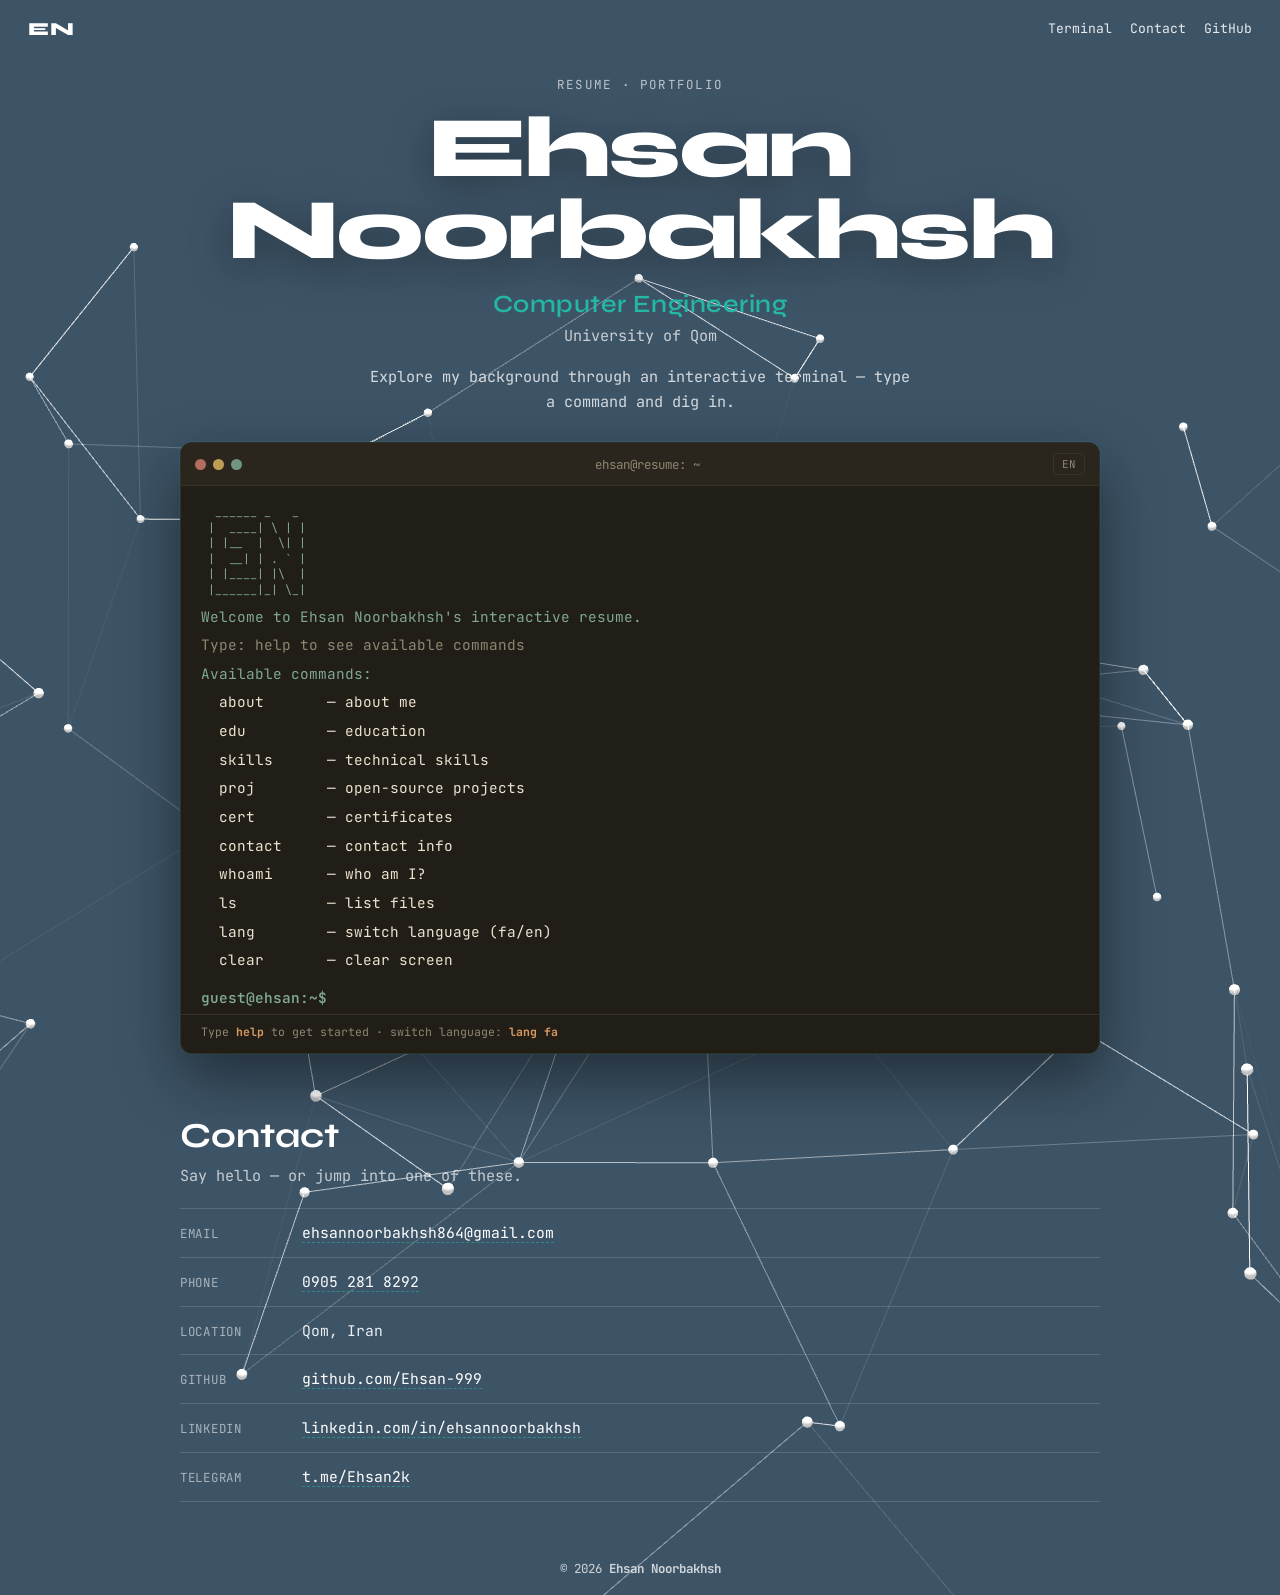
<file: index.html>
<!DOCTYPE html>
<html lang="en">

<head>
  <meta charset="utf-8">
  <meta content="width=device-width, initial-scale=1.0" name="viewport">
  <title>Ehsan Noorbakhsh — Resume</title>
  <meta name="description" content="Interactive terminal resume of Ehsan Noorbakhsh, Computer Engineering student.">
  <meta name="keywords" content="Ehsan Noorbakhsh, resume, portfolio, computer engineering">

  <link href="assets/img/favicon.png" rel="icon">

  <link href="https://fonts.googleapis.com" rel="preconnect">
  <link href="https://fonts.gstatic.com" rel="preconnect" crossorigin>
  <link href="https://fonts.googleapis.com/css2?family=JetBrains+Mono:wght@400;500;600;700&family=Syne:wght@600;700;800&family=Vazirmatn:wght@400;500;600;700&display=swap" rel="stylesheet">

  <link href="assets/css/main.css" rel="stylesheet">
</head>

<body class="index-page">

  <header id="header" class="header">
    <a href="#hero" class="logo">
      <span class="sitename">EN</span>
    </a>
    <nav class="header-links">
      <a href="#terminal" data-i18n="navTerminal">Terminal</a>
      <a href="#contact" data-i18n="navContact">Contact</a>
      <a href="https://github.com/Ehsan-999" target="_blank" rel="noopener noreferrer">GitHub</a>
    </nav>
  </header>

  <main class="main">
    <section id="hero" class="hero">
      <div class="intro">
        <p class="intro-kicker" data-i18n="kicker">Resume · Portfolio</p>
        <h1 class="intro-name" data-i18n-html="name">Ehsan<br>Noorbakhsh</h1>
        <p class="intro-role" data-i18n="role">Computer Engineering</p>
        <p class="intro-place" data-i18n="place">University of Qom</p>
        <p class="intro-lead" data-i18n="lead">Explore my background through an interactive terminal — type a command and dig in.</p>
      </div>

      <div class="terminal" id="terminal" dir="ltr" aria-label="Interactive resume terminal">
        <div id="titlebar">
          <div class="dots"><span class="d1"></span><span class="d2"></span><span class="d3"></span></div>
          <div class="name">ehsan@resume: ~</div>
          <button type="button" id="lang-badge" aria-label="Switch language">EN</button>
        </div>

        <div id="screen"></div>

        <div class="input-wrap">
          <div id="input-row">
            <span class="prompt">guest@ehsan:~$</span>
            <input id="cmd-input" type="text" autocomplete="off" autocorrect="off" autocapitalize="off" spellcheck="false" aria-label="terminal input">
          </div>
        </div>

        <div id="hint">Type <b>help</b> to get started · switch language: <b>lang fa</b></div>
      </div>
    </section>

    <section id="contact" class="contact">
      <h2 data-i18n="contactTitle">Contact</h2>
      <p class="contact-lead" data-i18n="contactLead">Say hello — or jump into one of these.</p>
      <ul class="contact-list">
        <li>
          <span data-i18n="labelEmail">Email</span>
          <a href="mailto:ehsannoorbakhsh864@gmail.com">ehsannoorbakhsh864@gmail.com</a>
        </li>
        <li>
          <span data-i18n="labelPhone">Phone</span>
          <a href="tel:+989052818292">0905 281 8292</a>
        </li>
        <li>
          <span data-i18n="labelLocation">Location</span>
          <span class="contact-plain" data-i18n="locationValue">Qom, Iran</span>
        </li>
        <li>
          <span>GitHub</span>
          <a href="https://github.com/Ehsan-999" target="_blank" rel="noopener noreferrer">github.com/Ehsan-999</a>
        </li>
        <li>
          <span>LinkedIn</span>
          <a href="https://www.linkedin.com/in/ehsan-noorbakhsh-a4a32a203" target="_blank" rel="noopener noreferrer">linkedin.com/in/ehsannoorbakhsh</a>
        </li>
        <li>
          <span>Telegram</span>
          <a href="https://t.me/Ehsan2k" target="_blank" rel="noopener noreferrer">t.me/Ehsan2k</a>
        </li>
      </ul>
    </section>
  </main>

  <footer id="footer" class="footer">
    <p>© <span id="year"></span> <strong data-i18n="footerName">Ehsan Noorbakhsh</strong></p>

  </footer>

  <div id="preloader"></div>

  <script src="assets/js/main.js"></script>
  <script src="assets/js/terminal.js"></script>
  <script src="assets/js/three.r134.min.js"></script>
  <script src="assets/js/vanta.net.min.js"></script>
  <script>
    VANTA.NET({
      el: "body",
      mouseControls: true,
      touchControls: false,
      gyroControls: false,
      minHeight: 200.00,
      minWidth: 200.00,
      scale: 1.00,
      scaleMobile: 1.00,
      color: 0xffffff,
      backgroundColor: 0x3D5467,
      points: 5.00,
      maxDistance: 18.00,
      showDots: true
    })
    </script>
</body>

</html>
</file>
<file: assets/css/main.css>
:root {
  --accent-color: #24b7a4;
  --heading-color: #ffffff;
  --default-color: #ffffff;
  --term-bg: #211d17;
  --term-bar: #2a251d;
  --term-ink: #ece3cf;
  --term-ink-dim: #8f8672;
  --term-accent: #7fa895;
  --term-clay: #d99b5f;
  --term-err: #c97b6b;
  --term-border: #3a3327;
}

* {
  box-sizing: border-box;
}

html,
body {
  margin: 0;
  padding: 0;
  min-height: 100%;
}

body {
  color: var(--default-color);
  font-family: "JetBrains Mono", "Vazirmatn", monospace;
  background-color: #243746;
  background-image:
    linear-gradient(160deg, rgba(26, 46, 58, 0.55) 0%, rgba(49, 71, 89, 0.35) 50%, rgba(20, 40, 52, 0.7) 100%),
    url(../img/bg.jpg);
  background-position: top center;
  background-repeat: no-repeat;
  background-size: cover;
  position: relative;
  min-height: 100vh;
  display: flex;
  flex-direction: column;
}

body::before {
  content: "";
  position: fixed;
  inset: 0;
  background:
    radial-gradient(ellipse at 30% 20%, rgba(36, 183, 164, 0.18), transparent 55%),
    rgba(49, 71, 89, 0.55);
  z-index: 0;
  pointer-events: none;
}

@media (min-width: 1366px) {
  body {
    background-attachment: fixed;
  }
}

a {
  color: var(--accent-color);
  text-decoration: none;
  transition: color 0.2s ease, border-color 0.2s ease;
}

a:hover {
  color: color-mix(in srgb, var(--accent-color), white 25%);
}

h1,
h2,
h3,
h4 {
  color: var(--heading-color);
  margin: 0;
}

.main {
  position: relative;
  z-index: 1;
  flex: 1;
  display: flex;
  flex-direction: column;
}

/* Header */
.header {
  position: relative;
  z-index: 2;
  display: flex;
  align-items: center;
  justify-content: space-between;
  gap: 16px;
  padding: 18px 28px 8px;
}

.header .logo .sitename {
  font-family: "Syne", "Vazirmatn", sans-serif;
  font-size: 1.15rem;
  font-weight: 800;
  letter-spacing: 0.08em;
  color: var(--heading-color);
}


.header-links {
  display: flex;
  align-items: center;
  gap: 18px;
  flex-wrap: wrap;
}

.header-links a {
  color: rgba(255, 255, 255, 0.88);
  font-size: 0.82rem;
  border-bottom: 1px solid transparent;
}

.header-links a:hover {
  color: var(--accent-color);
  border-bottom-color: var(--accent-color);
}

/* Hero: intro + terminal */
.hero {
  position: relative;
  z-index: 1;
  display: flex;
  flex-direction: column;
  align-items: center;
  justify-content: flex-start;
  gap: 28px;
  padding: 28px 20px 40px;
}

.intro {
  width: min(920px, 92vw);
  text-align: center;
  animation: rise-in 0.85s ease both;
}

.intro-kicker {
  margin: 0 0 14px;
  font-size: 0.78rem;
  letter-spacing: 0.18em;
  text-transform: uppercase;
  color: rgba(255, 255, 255, 0.65);
}

.intro-name {
  font-family: "Syne", "Vazirmatn", sans-serif;
  font-size: clamp(2.8rem, 9vw, 5.4rem);
  font-weight: 800;
  line-height: 0.95;
  letter-spacing: -0.03em;
  color: #fff;
  text-shadow: 0 10px 40px rgba(0, 0, 0, 0.35);
}
@media (max-width: 768px) {
  .intro-name {
    font-size: clamp(1.8rem, 10vw, 2.0rem);
    white-space: nowrap;
  }
}
.intro-role {
  margin: 18px 0 0;
  font-family: "Syne", "Vazirmatn", sans-serif;
  font-size: clamp(1.15rem, 2.8vw, 1.55rem);
  font-weight: 600;
  color: var(--accent-color);
  letter-spacing: 0.02em;
}

.intro-place {
  margin: 6px 0 0;
  font-size: 0.95rem;
  color: rgba(255, 255, 255, 0.72);
}

.intro-lead {
  margin: 18px auto 0;
  max-width: 34rem;
  font-size: 0.95rem;
  line-height: 1.65;
  color: rgba(255, 255, 255, 0.78);
}

.terminal {
  width: min(920px, 92vw);
  height: min(68vh, 640px);
  display: flex;
  flex-direction: column;
  background: var(--term-bg);
  color: var(--term-ink);
  border: 1px solid rgba(255, 255, 255, 0.08);
  border-radius: 12px;
  overflow: hidden;
  box-shadow:
    0 24px 60px rgba(0, 0, 0, 0.45),
    0 0 0 1px rgba(36, 183, 164, 0.12);
  animation: rise-in 0.9s ease 0.18s both;
}

@keyframes rise-in {
  from {
    opacity: 0;
    transform: translateY(18px);
  }
  to {
    opacity: 1;
    transform: translateY(0);
  }
}

/* Contact */
.contact {
  position: relative;
  z-index: 1;
  width: min(920px, 92vw);
  margin: 0 auto;
  padding: 20px 0 48px;
  animation: rise-in 0.9s ease 0.28s both;
}

.contact h2 {
  font-family: "Syne", "Vazirmatn", sans-serif;
  font-size: clamp(1.6rem, 4vw, 2.2rem);
  font-weight: 700;
  margin-bottom: 8px;
}

.contact-lead {
  margin: 0 0 22px;
  color: rgba(255, 255, 255, 0.7);
  font-size: 0.95rem;
}

.contact-list {
  list-style: none;
  margin: 0;
  padding: 0;
  display: grid;
  gap: 0;
  border-top: 1px solid rgba(255, 255, 255, 0.14);
}

.contact-list li {
  display: grid;
  grid-template-columns: 110px 1fr;
  gap: 12px;
  align-items: baseline;
  padding: 14px 0;
  border-bottom: 1px solid rgba(255, 255, 255, 0.14);
  font-size: 0.92rem;
}

.contact-list li > span:first-child {
  color: rgba(255, 255, 255, 0.55);
  font-size: 0.78rem;
  letter-spacing: 0.06em;
  text-transform: uppercase;
}

.contact-list a {
  color: #fff;
  border-bottom: 1px dashed rgba(36, 183, 164, 0.55);
  width: fit-content;
}

.contact-list a:hover {
  color: var(--accent-color);
  border-bottom-color: var(--accent-color);
}

.contact-plain {
  color: rgba(255, 255, 255, 0.9);
}

#titlebar {
  background: var(--term-bar);
  border-bottom: 1px solid var(--term-border);
  padding: 10px 14px;
  display: flex;
  align-items: center;
  gap: 10px;
  flex-shrink: 0;
}

.dots {
  display: flex;
  gap: 7px;
}

.dots span {
  width: 11px;
  height: 11px;
  border-radius: 50%;
  display: inline-block;
  opacity: 0.85;
}

.d1 { background: #c97b6b; }
.d2 { background: #d9b45f; }
.d3 { background: #7fa895; }

#titlebar .name {
  flex: 1;
  text-align: center;
  font-size: 0.78rem;
  color: var(--term-ink-dim);
}

#lang-badge {
  font-family: "JetBrains Mono", monospace;
  font-size: 0.68rem;
  color: var(--term-ink-dim);
  background: transparent;
  border: 1px solid var(--term-border);
  border-radius: 5px;
  padding: 3px 8px;
  flex-shrink: 0;
  cursor: pointer;
  transition: color 0.2s ease, border-color 0.2s ease, background 0.2s ease;
}

#lang-badge:hover {
  color: var(--term-accent);
  border-color: var(--term-accent);
  background: rgba(127, 168, 149, 0.08);
}

#screen {
  flex: 1;
  overflow-y: auto;
  padding: 18px 20px 8px;
  font-size: 0.9rem;
  line-height: 1.85;
  cursor: text;
  user-select: text;
  -webkit-user-select: text;
}

#screen::-webkit-scrollbar {
  width: 9px;
}

#screen::-webkit-scrollbar-thumb {
  background: var(--term-border);
  border-radius: 5px;
}

.line {
  margin-bottom: 2px;
  white-space: pre-wrap;
  word-break: break-word;
}

.line.rtl {
  direction: rtl;
  text-align: right;
  font-family: "Vazirmatn", "JetBrains Mono", monospace;
}

.line.cmd .prompt {
  color: var(--term-accent);
  font-weight: 600;
}

.line.dim { color: var(--term-ink-dim); }
.line.accent { color: var(--term-accent); }
.line.clay { color: var(--term-clay); }
.line.err { color: var(--term-err); }
.line.gap { height: 10px; }

.ascii {
  color: var(--term-accent);
  font-size: 0.72rem;
  line-height: 1.35;
  margin-bottom: 6px;
  white-space: pre;
}

.terminal a {
  color: var(--term-clay);
  text-decoration: none;
  border-bottom: 1px dashed var(--term-clay);
}

.terminal a:hover {
  color: var(--term-accent);
  border-bottom-color: var(--term-accent);
}

.input-wrap {
  padding: 0 20px;
  flex-shrink: 0;
}

#input-row {
  display: flex;
  align-items: center;
  gap: 8px;
  padding: 2px 0 6px;
}

#input-row .prompt {
  color: var(--term-accent);
  font-weight: 600;
  flex-shrink: 0;
  font-size: 0.9rem;
}

#cmd-input {
  flex: 1;
  background: transparent;
  border: none;
  outline: none;
  color: var(--term-ink);
  font-family: "JetBrains Mono", "Vazirmatn", monospace;
  font-size: 0.9rem;
  caret-color: var(--term-accent);
  direction: ltr;
}

#hint {
  flex-shrink: 0;
  padding: 9px 20px 14px;
  font-size: 0.72rem;
  color: var(--term-ink-dim);
  border-top: 1px solid var(--term-border);
}

#hint.rtl {
  direction: rtl;
  text-align: right;
}

#hint b {
  color: var(--term-clay);
  font-family: "JetBrains Mono", monospace;
}

/* Footer */
.footer {
  position: relative;
  z-index: 2;
  text-align: center;
  padding: 10px 20px 18px;
  font-size: 0.78rem;
  color: rgba(255, 255, 255, 0.75);
}

.footer p {
  margin: 0;
}

.footer .credits {
  margin-top: 4px;
  font-size: 0.7rem;
  opacity: 0.8;
}

.footer .credits a {
  color: var(--accent-color);
}

/* Preloader */
#preloader {
  position: fixed;
  inset: 0;
  z-index: 999999;
  overflow: hidden;
  background: #314759;
}

#preloader:before {
  content: "";
  position: fixed;
  top: calc(50% - 30px);
  left: calc(50% - 30px);
  border: 6px solid #ffffff;
  border-color: #ffffff transparent #ffffff transparent;
  border-radius: 50%;
  width: 60px;
  height: 60px;
  animation: animate-preloader 1.5s linear infinite;
}

@keyframes animate-preloader {
  0% { transform: rotate(0deg); }
  100% { transform: rotate(360deg); }
}

@media (max-width: 640px) {
  .header {
    padding: 14px 16px 4px;
  }

  .header-links {
    gap: 12px;
  }

  .header-links a {
    font-size: 0.75rem;
  }

  .hero {
    padding: 18px 12px 28px;
    gap: 22px;
  }

  .intro-lead {
    font-size: 0.88rem;
  }

  .terminal {
    width: 100%;
    height: min(70vh, 560px);
    border-radius: 10px;
  }

  #screen {
    font-size: 0.82rem;
    padding: 14px 12px 6px;
  }

  .input-wrap {
    padding: 0 12px;
  }

  #hint {
    font-size: 0.66rem;
    padding: 8px 12px 12px;
  }

  .contact {
    width: 100%;
    padding: 8px 16px 36px;
  }

  .contact-list li {
    grid-template-columns: 1fr;
    gap: 4px;
    padding: 12px 0;
  }
}

@media (prefers-reduced-motion: reduce) {
  * {
    animation-duration: 0.001s !important;
    transition-duration: 0.001s !important;
  }
}

body.lang-fa .intro,
body.lang-fa .contact,
body.lang-fa .header-links,
body.lang-fa .footer {
  font-family: "Vazirmatn", "Syne", sans-serif;
}

body.lang-fa .intro-name,
body.lang-fa .intro-role,
body.lang-fa .contact h2 {
  font-family: "Vazirmatn", "Syne", sans-serif;
}

body.lang-fa .intro {
  text-align: center;
}

body.lang-fa .contact-list li {
  direction: rtl;
}

body.lang-fa .contact-list li > span:first-child {
  text-align: right;
}

body.lang-fa .header {
  flex-direction: row-reverse;
}

::selection {
  background: var(--term-accent);
  color: #211d17;
}
</file>
